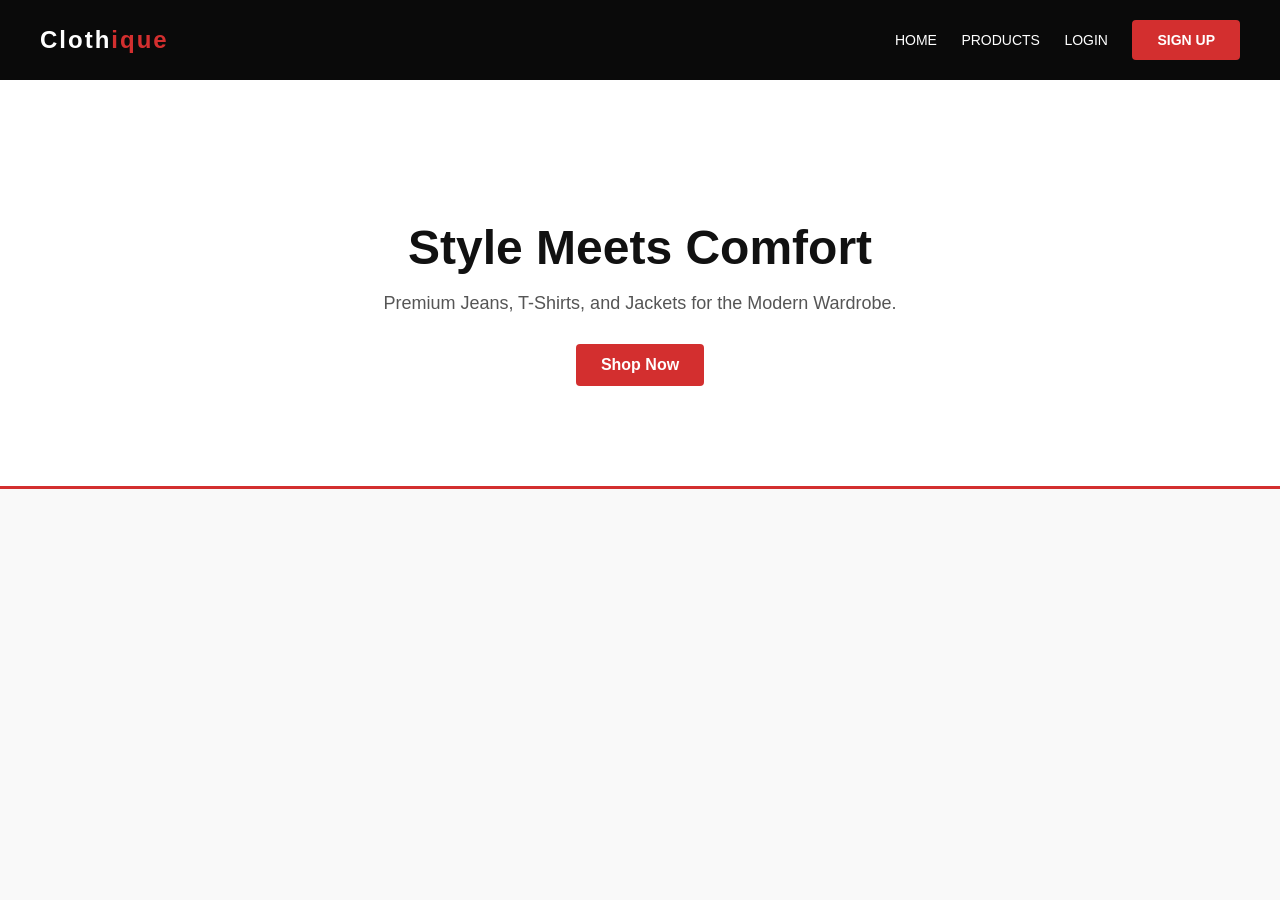
<file: week2/INDEX.HTML>
<!DOCTYPE html>
<html lang="en">
<head>
    <link rel="stylesheet" href="style.css">
    <meta charset="UTF-8">
    <meta name="viewport" content="width=device-width, initial-scale=1.0">
    <title>Clothique | Home</title>
    <style>
        body { margin: 0; font-family: 'Segoe UI', Tahoma, Geneva, Verdana, sans-serif; background-color: #f9f9f9; color: #111; }
        header { background-color: #0a0a0a; padding: 20px 40px; display: flex; justify-content: space-between; align-items: center; }
        .logo { color: #fff; font-size: 24px; font-weight: bold; text-decoration: none; letter-spacing: 2px; }
        .logo span { color: #d32f2f; }
        nav a { color: #fff; text-decoration: none; margin-left: 20px; text-transform: uppercase; font-size: 14px; }
        nav a:hover { color: #d32f2f; }
        .hero { text-align: center; padding: 100px 20px; background-color: #fff; border-bottom: 3px solid #d32f2f; }
        .hero h1 { font-size: 48px; margin-bottom: 10px; }
        .hero p { font-size: 18px; color: #555; margin-bottom: 30px; }
        .btn { background-color: #d32f2f; color: #fff; padding: 12px 25px; text-decoration: none; font-weight: bold; border-radius: 4px; border: none; cursor: pointer; }
        .btn:hover { background-color: #b71c1c; }
    </style>
</head>
<body>
    <header>
        <a href="index.html" class="logo">Cloth<span>ique</span></a>
        <nav>
            <a href="index.html">Home</a>
            <a href="products.html">Products</a>
            <a href="login.html">Login</a>
            <a href="signup.html" class="btn">Sign Up</a>
        </nav>
    </header>
    <section class="hero">
        <h1>Style Meets Comfort</h1>
        <p>Premium Jeans, T-Shirts, and Jackets for the Modern Wardrobe.</p>
        <a href="products.html" class="btn">Shop Now</a>
    </section>
    <script src="script.js"></script>
</body>
</html>
</file>
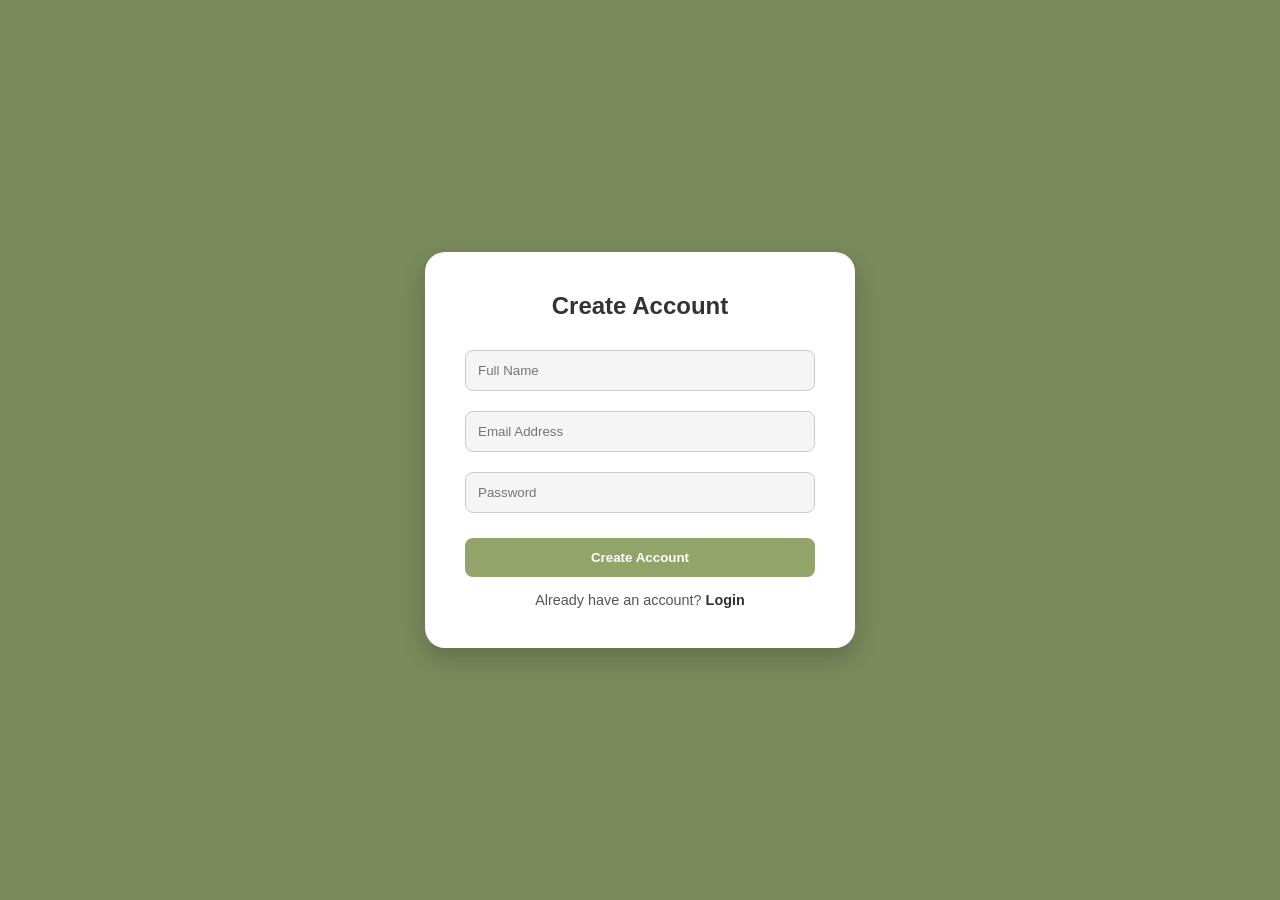
<file: week1/HELLO WORLD.HTML>
<!DOCTYPE html>
<html lang="en">
<head>
    <meta charset="UTF-8">
    <meta name="viewport" content="width=device-width, initial-scale=1.0">
    <title>CarHub KE - Create Account</title>
    <style>
        body {
            background-color: #7a8a5c; /* Olive green from Figma */
            font-family: 'Arial', sans-serif;
            display: flex;
            justify-content: center;
            align-items: center;
            height: 100vh;
            margin: 0;
        }
        .auth-card {
            background: white;
            padding: 40px;
            border-radius: 20px;
            width: 100%;
            max-width: 350px;
            text-align: center;
            box-shadow: 0 10px 25px rgba(0,0,0,0.2);
        }
        .auth-card h2 { margin-top: 0; color: #333; }
        input {
            width: 100%;
            padding: 12px;
            margin: 10px 0;
            border: 1px solid #ccc;
            border-radius: 8px;
            box-sizing: border-box;
            background-color: #f5f5f5;
        }
        button {
            width: 100%;
            padding: 12px;
            background-color: #92a469;
            color: white;
            border: none;
            border-radius: 8px;
            font-weight: bold;
            cursor: pointer;
            margin-top: 15px;
        }
        button:hover { background-color: #6b7a4d; }
        .link { font-size: 0.9em; margin-top: 15px; color: #555; }
        .link a { color: #333; text-decoration: none; font-weight: bold; }
    </style>
</head>
<body>
    <div class="auth-card">
        <h2>Create Account</h2>
        <form id="signupForm">
            <input type="text" id="fullName" placeholder="Full Name" required>
            <input type="email" id="email" placeholder="Email Address" required>
            <input type="password" id="password" placeholder="Password" required>
            <button type="submit">Create Account</button>
        </form>
        <div class="link">
            Already have an account? <a href="login.html">Login</a>
        </div>
    </div>

    <script>
        document.getElementById('signupForm').addEventListener('submit', function(e) {
            e.preventDefault();
            const name = document.getElementById('fullName').value;
            // Store name for the "Welcome back" message
            localStorage.setItem('carhub_username', name);
            window.location.href = 'dashboard.html';
        });
    </script>
</body>
</html>
</file>
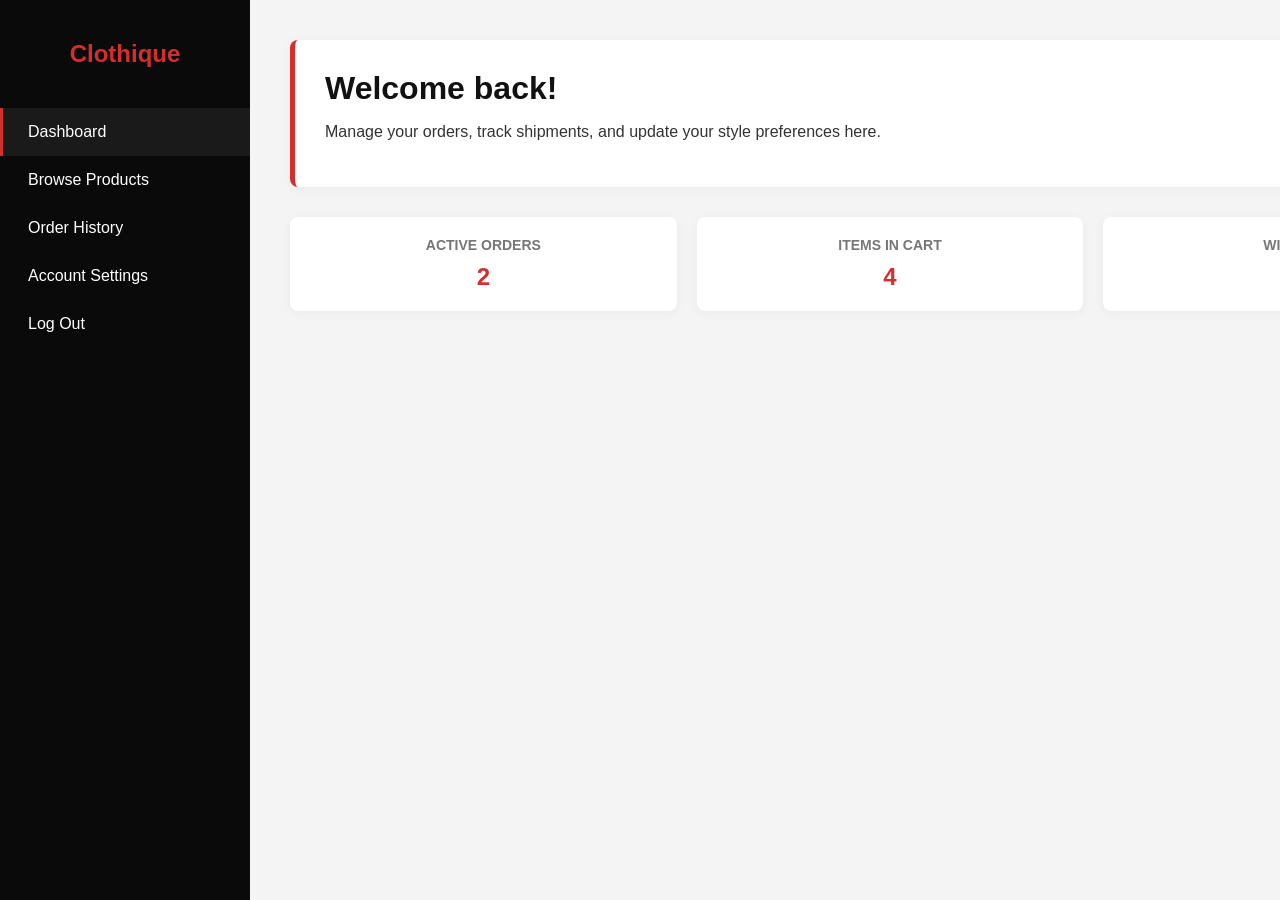
<file: week2/DASHBOARD.HTML>
<!DOCTYPE html>
<html lang="en">
<head>
    <link rel="stylesheet" href="style.css">
    <meta charset="UTF-8">
    <meta name="viewport" content="width=device-width, initial-scale=1.0">
    <title>Clothique | Dashboard</title>
    <style>
        body { margin: 0; font-family: sans-serif; background-color: #f4f4f4; color: #333; }
        .sidebar { width: 250px; background-color: #0a0a0a; color: #fff; height: 100vh; position: fixed; padding-top: 20px; }
        .sidebar h2 { text-align: center; margin-bottom: 40px; color: #d32f2f; }
        .sidebar a { display: block; color: #fff; padding: 15px 25px; text-decoration: none; border-left: 3px solid transparent; }
        .sidebar a:hover, .sidebar a.active { background-color: #1a1a1a; border-left: 3px solid #d32f2f; }
        .main-content { margin-left: 250px; padding: 40px; }
        .welcome-card { background-color: #fff; padding: 30px; border-radius: 8px; box-shadow: 0 2px 10px rgba(0,0,0,0.05); border-left: 5px solid #d32f2f; }
        .welcome-card h1 { margin: 0 0 10px 0; color: #111; }
        .stats { display: flex; gap: 20px; margin-top: 30px; }
        .stat-box { background-color: #fff; padding: 20px; border-radius: 8px; flex: 1; text-align: center; box-shadow: 0 2px 10px rgba(0,0,0,0.05); }
        .stat-box h3 { margin: 0; color: #777; font-size: 14px; text-transform: uppercase; }
        .stat-box p { margin: 10px 0 0 0; font-size: 24px; font-weight: bold; color: #d32f2f; }
    </style>
</head>
<body>
    <div class="sidebar">
        <h2>Clothique</h2>
        <a href="#" class="active">Dashboard</a>
        <a href="products.html">Browse Products</a>
        <a href="#">Order History</a>
        <a href="#">Account Settings</a>
        <a href="index.html">Log Out</a>
    </div>
    
    <div class="main-content">
        <div class="welcome-card">
            <h1 id="welcomeMessage">Welcome back!</h1>
            <p>Manage your orders, track shipments, and update your style preferences here.</p>
        </div>

        <div class="stats">
            <div class="stat-box">
                <h3>Active Orders</h3>
                <p>2</p>
            </div>
            <div class="stat-box">
                <h3>Items in Cart</h3>
                <p>4</p>
            </div>
            <div class="stat-box">
                <h3>Wishlist</h3>
                <p>7</p>
            </div>
        </div>
    </div>

    <script>
        document.addEventListener('DOMContentLoaded', () => {
            // Retrieve the name from local storage, default to 'Guest' if not found
            const storedName = localStorage.getItem('clothiqueUserName');
            const welcomeElement = document.getElementById('welcomeMessage');
            
            if (storedName) {
                welcomeElement.innerText = 'Welcome back, ' + storedName + '!';
            } else {
                welcomeElement.innerText = 'Welcome back!';
            }
        });
    </script>
    <script src="script.js"></script>
</body>
</html>
</file>
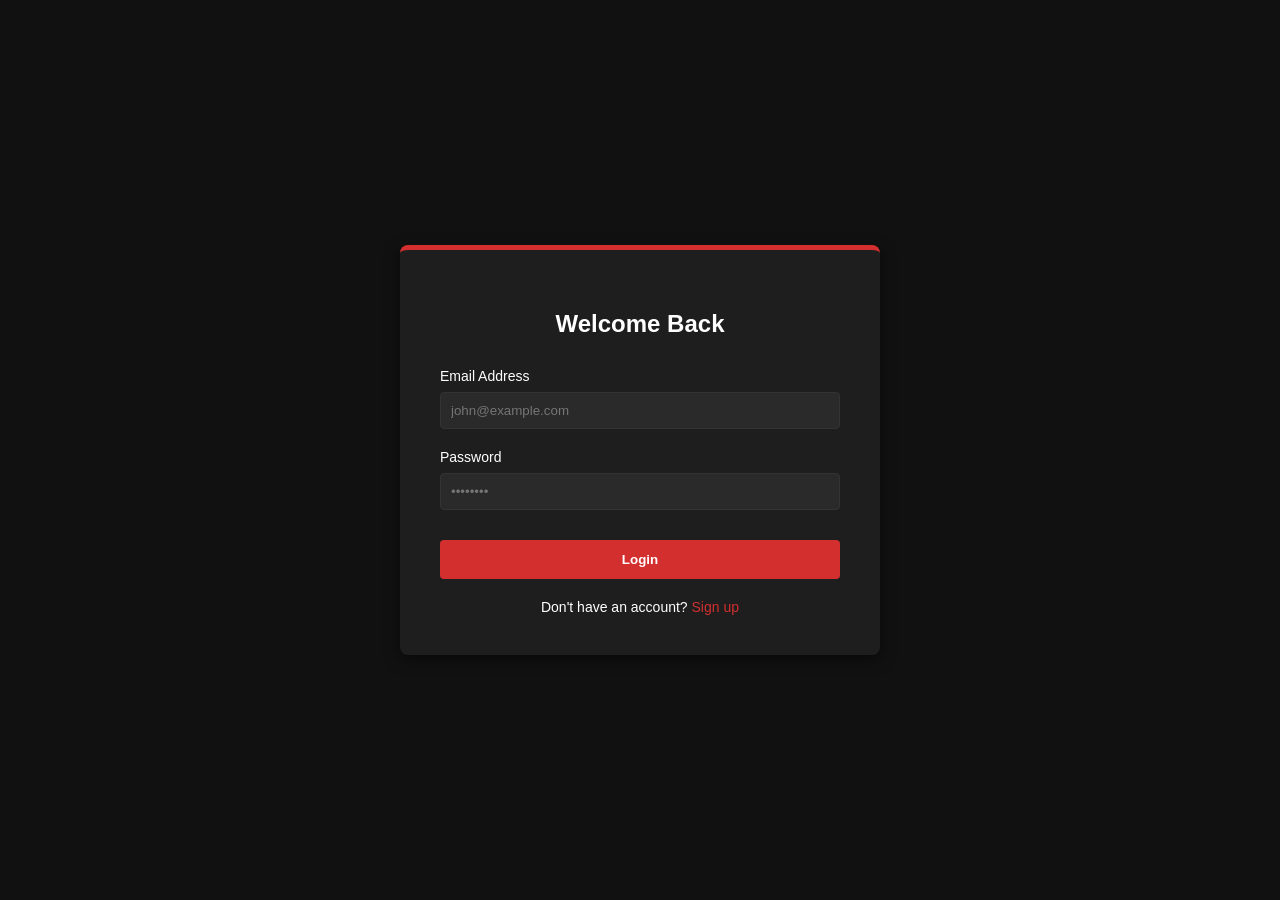
<file: week2/LOGIN.HTML>
<!DOCTYPE html>
<html lang="en">
<head>
    <link rel="stylesheet" href="style.css">
    <meta charset="UTF-8">
    <meta name="viewport" content="width=device-width, initial-scale=1.0">
    <title>Clothique | Login</title>
    <style>
        body { margin: 0; font-family: sans-serif; background-color: #111; color: #fff; display: flex; justify-content: center; align-items: center; height: 100vh; }
        .form-container { background-color: #1e1e1e; padding: 40px; border-radius: 8px; border-top: 5px solid #d32f2f; width: 100%; max-width: 400px; }
        h2 { text-align: center; margin-bottom: 30px; }
        .input-group { margin-bottom: 20px; }
        .input-group label { display: block; margin-bottom: 8px; font-size: 14px; }
        .input-group input { width: 100%; padding: 10px; box-sizing: border-box; border: 1px solid #333; background-color: #2a2a2a; color: #fff; border-radius: 4px; }
        .btn { width: 100%; background-color: #d32f2f; color: #fff; padding: 12px; border: none; font-weight: bold; border-radius: 4px; cursor: pointer; margin-top: 10px; }
        .btn:hover { background-color: #b71c1c; }
        .link { text-align: center; margin-top: 20px; font-size: 14px; }
        .link a { color: #d32f2f; text-decoration: none; }
    </style>
</head>
<body>
    <div class="form-container">
        <h2>Welcome Back</h2>
        <form id="loginForm">
            <div class="input-group">
                <label for="email">Email Address</label>
                <input type="email" id="email" required placeholder="john@example.com">
            </div>
            <div class="input-group">
                <label for="password">Password</label>
                <input type="password" id="password" required placeholder="••••••••">
            </div>
            <button type="submit" class="btn">Login</button>
        </form>
        <div class="link">Don't have an account? <a href="signup.html">Sign up</a></div>
    </div>

    <script>
        document.getElementById('loginForm').addEventListener('submit', function(e) {
            e.preventDefault();
            window.location.href = 'dashboard.html';
        });
    </script>
    <script src="script.js"></script>
</body>
</html>
</file>
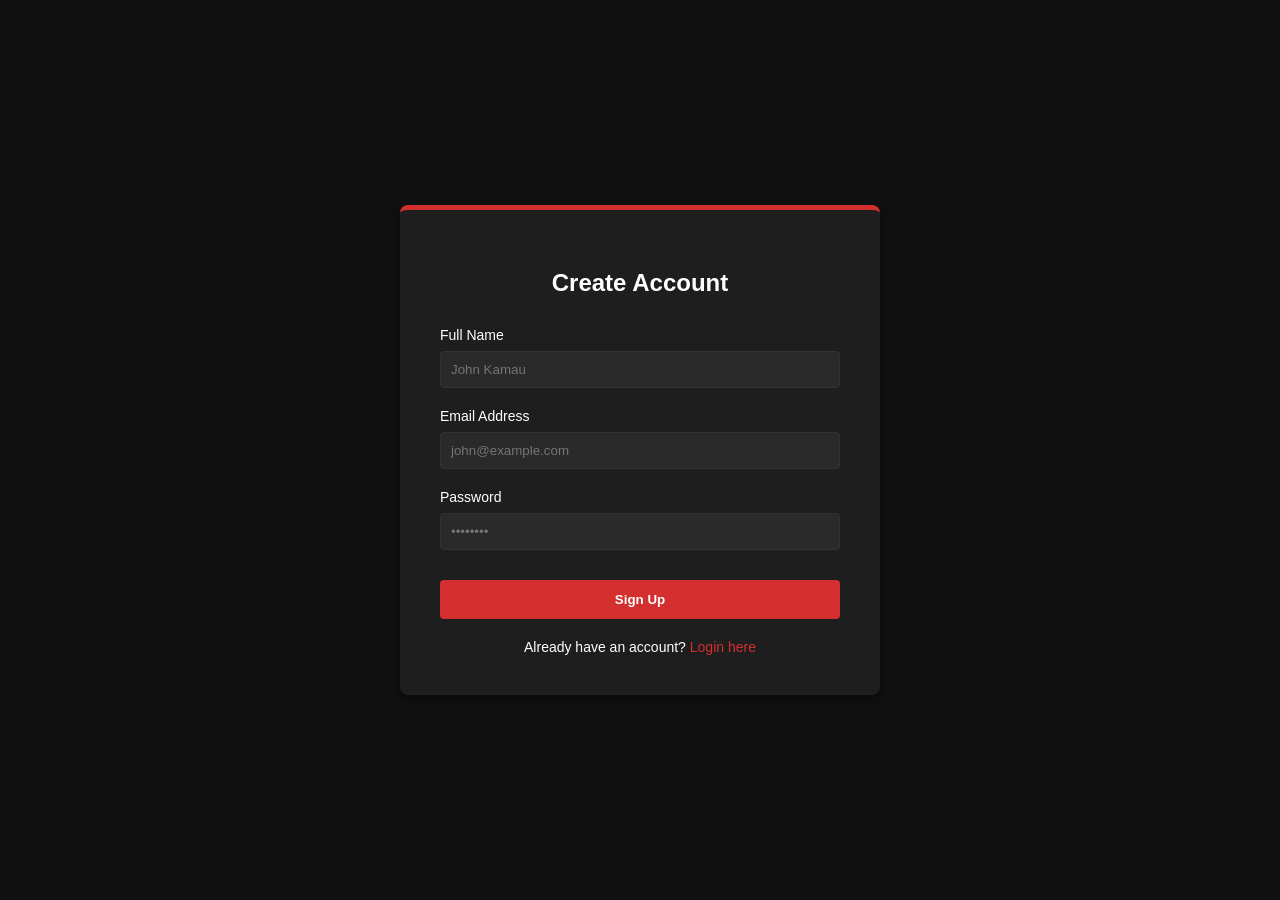
<file: week2/SIGNUP.HTML>
<!DOCTYPE html>
<html lang="en">
<head>
    <link rel="stylesheet" href="style.css">
    <meta charset="UTF-8">
    <meta name="viewport" content="width=device-width, initial-scale=1.0">
    <title>Clothique | Sign Up</title>
    <style>
        body { margin: 0; font-family: sans-serif; background-color: #111; color: #fff; display: flex; justify-content: center; align-items: center; height: 100vh; }
        .form-container { background-color: #1e1e1e; padding: 40px; border-radius: 8px; border-top: 5px solid #d32f2f; width: 100%; max-width: 400px; box-shadow: 0 4px 15px rgba(0,0,0,0.5); }
        h2 { text-align: center; margin-bottom: 30px; }
        .input-group { margin-bottom: 20px; }
        .input-group label { display: block; margin-bottom: 8px; font-size: 14px; }
        .input-group input { width: 100%; padding: 10px; box-sizing: border-box; border: 1px solid #333; background-color: #2a2a2a; color: #fff; border-radius: 4px; }
        .btn { width: 100%; background-color: #d32f2f; color: #fff; padding: 12px; border: none; font-weight: bold; border-radius: 4px; cursor: pointer; margin-top: 10px; }
        .btn:hover { background-color: #b71c1c; }
        .link { text-align: center; margin-top: 20px; font-size: 14px; }
        .link a { color: #d32f2f; text-decoration: none; }
    </style>
</head>
<body>
    <div class="form-container">
        <h2>Create Account</h2>
        <form id="signupForm">
            <div class="input-group">
                <label for="name">Full Name</label>
                <input type="text" id="name" required placeholder="John Kamau">
            </div>
            <div class="input-group">
                <label for="email">Email Address</label>
                <input type="email" id="email" required placeholder="john@example.com">
            </div>
            <div class="input-group">
                <label for="password">Password</label>
                <input type="password" id="password" required placeholder="••••••••">
            </div>
            <button type="submit" class="btn">Sign Up</button>
        </form>
        <div class="link">Already have an account? <a href="login.html">Login here</a></div>
    </div>

    <script>
        document.getElementById('signupForm').addEventListener('submit', function(e) {
            e.preventDefault(); // Prevent actual form submission for this demo
            const userName = document.getElementById('name').value;
            // Save the name to localStorage to retrieve it on the dashboard
            localStorage.setItem('clothiqueUserName', userName);
            // Redirect to dashboard
            window.location.href = 'dashboard.html';
        });
    </script>
<script src="script.js"></script>
</body>
</html>
</file>
<file: week2/style.css>
/* General & Navigation Styles */
body { 
    margin: 0; 
    font-family: 'Segoe UI', Tahoma, Geneva, Verdana, sans-serif; 
    background-color: #f9f9f9; 
    color: #111; 
}
header { 
    background-color: #0a0a0a; 
    padding: 20px 40px; 
    display: flex; 
    justify-content: space-between; 
    align-items: center; 
}
.logo { 
    color: #fff; 
    font-size: 24px; 
    font-weight: bold; 
    text-decoration: none; 
    letter-spacing: 2px; 
}
.logo span { color: #d32f2f; }
nav a { 
    color: #fff; 
    text-decoration: none; 
    margin-left: 20px; 
    text-transform: uppercase; 
    font-size: 14px; 
}
nav a:hover { color: #d32f2f; }
.btn { 
    background-color: #d32f2f; 
    color: #fff; 
    padding: 12px 25px; 
    text-decoration: none; 
    font-weight: bold; 
    border-radius: 4px; 
    border: none; 
    cursor: pointer; 
    display: inline-block;
    text-align: center;
}
.btn:hover { background-color: #b71c1c; }

/* Home Page Hero */
.hero { 
    text-align: center; 
    padding: 100px 20px; 
    background-color: #fff; 
    border-bottom: 3px solid #d32f2f; 
}
.hero h1 { font-size: 48px; margin-bottom: 10px; }
.hero p { font-size: 18px; color: #555; margin-bottom: 30px; }

/* Authentication Pages (Signup & Login) */
.auth-body { 
    background-color: #111; 
    color: #fff; 
    display: flex; 
    justify-content: center; 
    align-items: center; 
    height: 100vh; 
}
.form-container { 
    background-color: #1e1e1e; 
    padding: 40px; 
    border-radius: 8px; 
    border-top: 5px solid #d32f2f; 
    width: 100%; 
    max-width: 400px; 
    box-shadow: 0 4px 15px rgba(0,0,0,0.5); 
}
.form-container h2 { text-align: center; margin-bottom: 30px; }
.input-group { margin-bottom: 20px; }
.input-group label { display: block; margin-bottom: 8px; font-size: 14px; }
.input-group input { 
    width: 100%; 
    padding: 10px; 
    box-sizing: border-box; 
    border: 1px solid #333; 
    background-color: #2a2a2a; 
    color: #fff; 
    border-radius: 4px; 
}
.link { text-align: center; margin-top: 20px; font-size: 14px; }
.link a { color: #d32f2f; text-decoration: none; }

/* Dashboard Layout */
.dashboard-body { background-color: #f4f4f4; color: #333; display: flex; margin: 0; }
.sidebar { 
    width: 250px; 
    background-color: #0a0a0a; 
    color: #fff; 
    height: 100vh; 
    position: fixed; 
    padding-top: 20px; 
}
.sidebar h2 { text-align: center; margin-bottom: 40px; color: #d32f2f; }
.sidebar a { 
    display: block; 
    color: #fff; 
    padding: 15px 25px; 
    text-decoration: none; 
    border-left: 3px solid transparent; 
}
.sidebar a:hover, .sidebar a.active { 
    background-color: #1a1a1a; 
    border-left: 3px solid #d32f2f; 
}
.main-content { margin-left: 250px; padding: 40px; width: 100%; box-sizing: border-box; }
.welcome-card { 
    background-color: #fff; 
    padding: 30px; 
    border-radius: 8px; 
    box-shadow: 0 2px 10px rgba(0,0,0,0.05); 
    border-left: 5px solid #d32f2f; 
}
.welcome-card h1 { margin: 0 0 10px 0; color: #111; }
.stats { display: flex; gap: 20px; margin-top: 30px; }
.stat-box { 
    background-color: #fff; 
    padding: 20px; 
    border-radius: 8px; 
    flex: 1; 
    text-align: center; 
    box-shadow: 0 2px 10px rgba(0,0,0,0.05); 
}
.stat-box h3 { margin: 0; color: #777; font-size: 14px; text-transform: uppercase; }
.stat-box p { margin: 10px 0 0 0; font-size: 24px; font-weight: bold; color: #d32f2f; }

/* Product Grid */
.container { padding: 40px; max-width: 1200px; margin: 0 auto; }
.page-title { text-align: center; margin-bottom: 40px; }
.product-grid { 
    display: grid; 
    grid-template-columns: repeat(auto-fit, minmax(300px, 1fr)); 
    gap: 30px; 
}
.product-card { 
    background-color: #fff; 
    border: 1px solid #eaeaea; 
    border-radius: 8px; 
    padding: 20px; 
    text-align: center; 
    transition: transform 0.3s; 
}
.product-card:hover { 
    transform: translateY(-5px); 
    box-shadow: 0 10px 20px rgba(0,0,0,0.1); 
    border-bottom: 3px solid #d32f2f; 
}
.product-img { 
    width: 100%; 
    height: 350px; 
    object-fit: cover; /* Ensures the image fills the box without distortion */
    border-radius: 4px; 
    margin-bottom: 15px; 
}
.product-title { font-size: 18px; font-weight: bold; margin: 10px 0; }
.product-price { color: #d32f2f; font-weight: bold; font-size: 20px; margin-bottom: 15px; }
.product-card .btn { width: 100%; box-sizing: border-box; }
</file>
